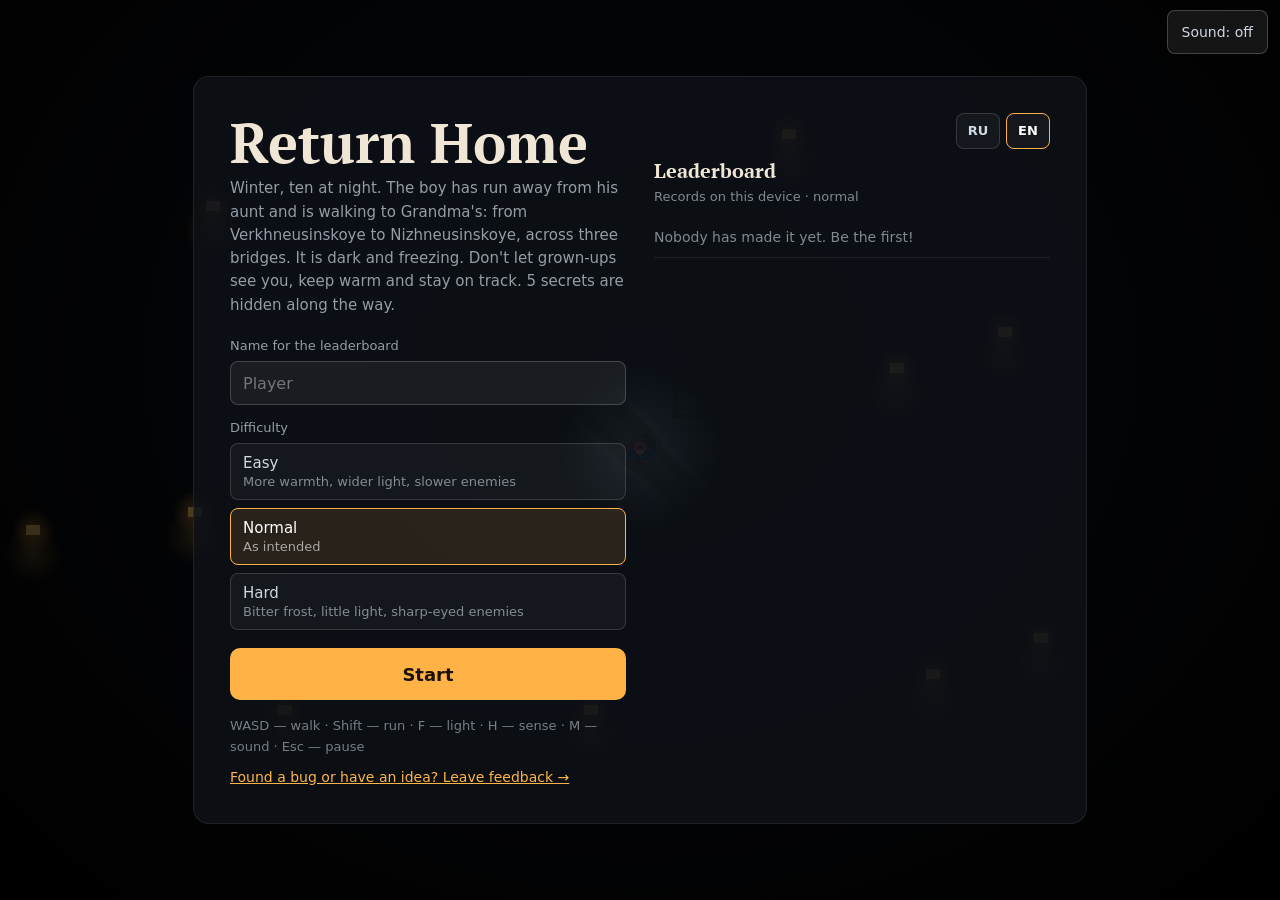
<file: index.html>
<!DOCTYPE html>
<html lang="ru">
<head>
<meta charset="utf-8">
<meta name="viewport" content="width=device-width,initial-scale=1">
<title>Дорога домой · Return Home</title>
<meta name="description" content="Атмосферная браузерная игра: зимняя ночь, полная темнота, путь из Верхнеусинского в Нижнеусинское через три моста.">
<link rel="stylesheet" href="https://fonts.googleapis.com/css2?family=PT+Serif:wght@700&display=swap">
<link rel="stylesheet" href="style.css">
</head>
<body>
<canvas id="c"></canvas>
<div id="hud" hidden></div>
<div id="task"></div>
<button id="snd">Звук: выкл</button>
<div id="msg"></div>
<div id="tip"></div>
<div id="joy"><div id="knob"></div></div>
<button id="runBtn"></button>
<button id="pauseBtn" aria-label="Пауза">II</button>
<button id="lampBtn"></button>
<button id="senseBtn"></button>
<div id="cine"><button id="cineSkip"></button><p id="cineText"></p></div>

<div id="hint" hidden></div>
<div id="menu">
  <div class="card">
    <div>
      <h1 data-t="title"></h1>
      <p class="sub" data-t="story"></p>
      <label for="nick" data-t="nickLabel"></label>
      <input id="nick" maxlength="16" autocomplete="off">
      <label data-t="diffLabel"></label>
      <div class="diffs" id="diffs"></div>
      <button id="resume" class="big" data-t="resume" hidden></button>
      <button id="go" class="big" data-t="start"></button>
      <div class="keys" data-t="keys"></div>
      <a id="fbLink" class="fb-link" href="https://3dendroid.github.io/return-home/feedback.html" target="_blank" rel="noopener" data-t="feedback"></a>
    </div>
    <div>
      <div id="lang"><button data-l="ru">RU</button><button data-l="en">EN</button></div>
      <h2 data-t="board"></h2>
      <div id="src"></div>
      <table id="board"></table>
    </div>
  </div>
</div>
<script src="sounds.js"></script>
<script src="images.js"></script>
<script src="game.js"></script>
</body>
</html>
</file>
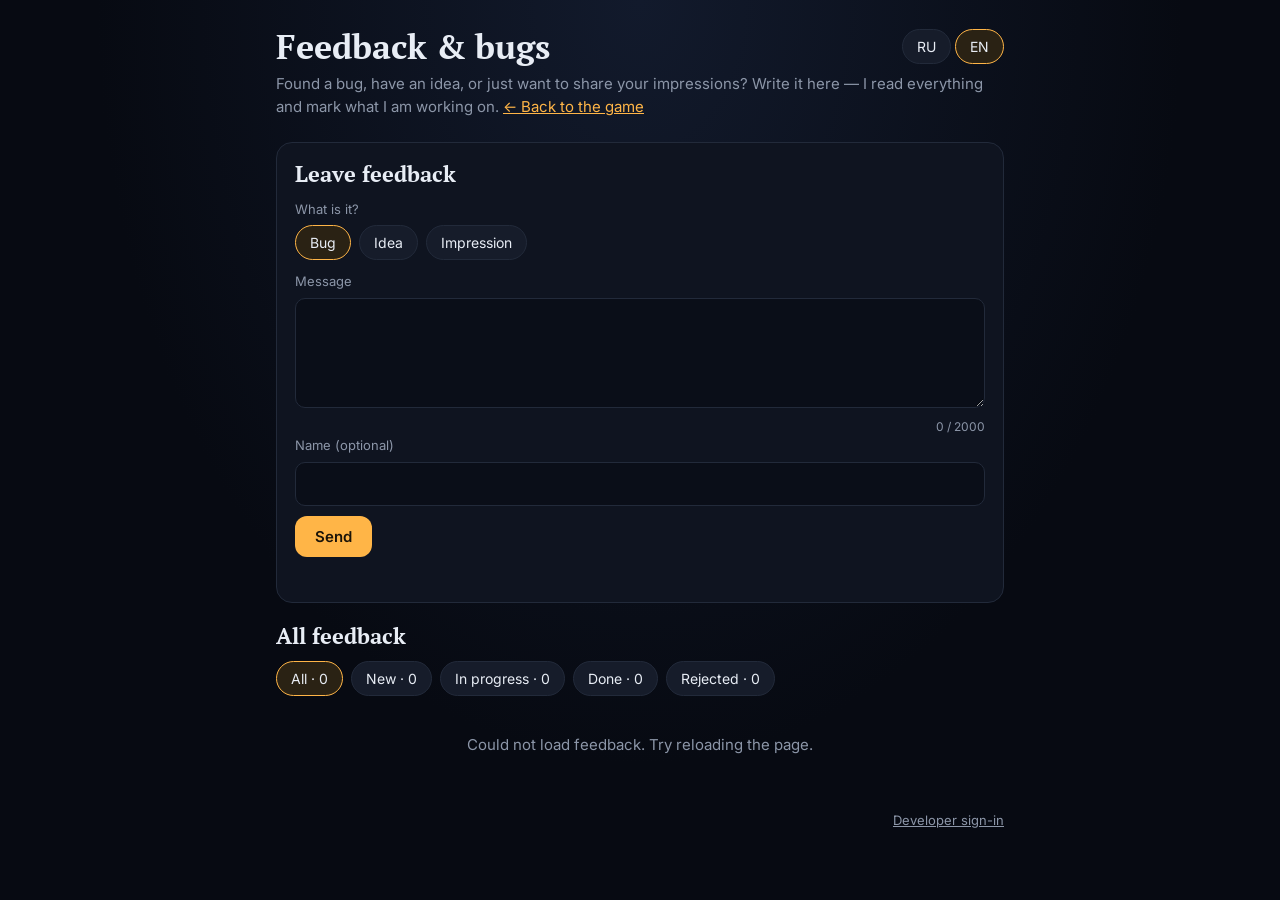
<file: feedback.html>
<!DOCTYPE html>
<html lang="ru">
<head>
<meta charset="utf-8">
<meta name="viewport" content="width=device-width, initial-scale=1">
<title>Return Home — отзывы и баги</title>
<link rel="preconnect" href="https://fonts.googleapis.com">
<link href="https://fonts.googleapis.com/css2?family=PT+Serif:wght@700&family=Inter:wght@400;500;600&display=swap" rel="stylesheet">
<style>
  :root { --bg: #070a12; --card: #0f1420; --line: #222a3a; --text: #e8edf5; --dim: #8c96a8; --accent: #ffb547;
          --bug: #ff6b5e; --idea: #6fb6ff; --impr: #c58bff; --new: #8c96a8; --prog: #ffb547; --done: #5fd38a; --rej: #6b7280; }
  * { box-sizing: border-box; }
  body { margin: 0; background: radial-gradient(ellipse at top, #121a2c, var(--bg) 60%); color: var(--text); font: 15px/1.5 Inter, system-ui, sans-serif; min-height: 100vh; }
  .wrap { max-width: 760px; margin: 0 auto; padding: 28px 16px 60px; }
  header { display: flex; align-items: center; justify-content: space-between; gap: 12px; flex-wrap: wrap; }
  h1 { font: 700 34px/1.1 'PT Serif', Georgia, serif; margin: 0; }
  h2 { font: 700 22px/1.2 'PT Serif', Georgia, serif; margin: 0 0 12px; }
  a { color: var(--accent); }
  .sub { color: var(--dim); margin: 8px 0 24px; }
  .lang button, .pill, .tab { background: #161c2a; color: var(--text); border: 1px solid var(--line); border-radius: 999px; padding: 6px 14px; font: inherit; font-size: 14px; cursor: pointer; }
  .lang button.on, .pill.on, .tab.on { border-color: var(--accent); background: #2a2214; }
  .card { background: var(--card); border: 1px solid var(--line); border-radius: 16px; padding: 18px; margin-bottom: 20px; }
  .row { display: flex; gap: 8px; flex-wrap: wrap; margin-bottom: 12px; }
  label { display: block; color: var(--dim); font-size: 13px; margin: 0 0 6px; }
  textarea, input[type=text], input[type=email], input[type=password], select {
    width: 100%; background: #0a0e18; color: var(--text); border: 1px solid var(--line); border-radius: 10px; padding: 10px 12px; font: inherit; }
  textarea { min-height: 110px; resize: vertical; }
  textarea:focus, input:focus, select:focus { outline: 2px solid #3a3020; border-color: var(--accent); }
  .counter { text-align: right; color: var(--dim); font-size: 12px; margin-top: 4px; }
  .btn { background: var(--accent); color: #1b1408; border: 0; border-radius: 12px; padding: 11px 20px; font: 600 15px Inter, sans-serif; cursor: pointer; }
  .btn:disabled { opacity: .5; cursor: default; }
  .btn.ghost { background: transparent; color: var(--text); border: 1px solid var(--line); }
  .msg { margin-top: 10px; font-size: 14px; min-height: 1.2em; }
  .msg.ok { color: var(--done); } .msg.err { color: var(--bug); }
  .hp { position: absolute; left: -9999px; width: 1px; height: 1px; overflow: hidden; }   /* ловушка для ботов */
  .filters { display: flex; gap: 8px; flex-wrap: wrap; margin-bottom: 14px; }
  .item { background: var(--card); border: 1px solid var(--line); border-radius: 14px; padding: 14px 16px; margin-bottom: 12px; }
  .meta { display: flex; gap: 8px; align-items: center; flex-wrap: wrap; font-size: 13px; color: var(--dim); margin-bottom: 8px; }
  .badge { border-radius: 999px; padding: 2px 10px; font-size: 12px; font-weight: 600; border: 1px solid currentColor; }
  .k-bug { color: var(--bug); } .k-idea { color: var(--idea); } .k-impression { color: var(--impr); }
  .s-new { color: var(--new); } .s-in_progress { color: var(--prog); } .s-done { color: var(--done); } .s-rejected { color: var(--rej); }
  .text { white-space: pre-wrap; word-wrap: break-word; }
  .reply { margin-top: 10px; padding: 10px 12px; border-left: 3px solid var(--accent); background: #161c2a; border-radius: 0 10px 10px 0; white-space: pre-wrap; }
  .reply b { display: block; font-size: 12px; color: var(--accent); margin-bottom: 2px; }
  .admin-edit { margin-top: 12px; padding-top: 12px; border-top: 1px dashed var(--line); display: grid; gap: 8px; }
  .admin-edit .line { display: flex; gap: 8px; align-items: center; }
  .admin-edit select { width: auto; }
  .empty { color: var(--dim); text-align: center; padding: 24px; }
  footer { margin-top: 30px; color: var(--dim); font-size: 13px; display: flex; justify-content: space-between; gap: 12px; flex-wrap: wrap; }
  footer button { background: none; border: 0; color: var(--dim); text-decoration: underline; cursor: pointer; font: inherit; padding: 0; }
  dialog { background: var(--card); color: var(--text); border: 1px solid var(--line); border-radius: 16px; padding: 20px; width: min(380px, 92vw); }
  dialog::backdrop { background: rgba(0,0,0,.6); }
  dialog .line { display: flex; gap: 8px; justify-content: flex-end; margin-top: 12px; }
  .stack > * + * { margin-top: 10px; }
</style>
</head>
<body>
<div class="wrap">
  <header>
    <h1 data-t="title"></h1>
    <div class="lang"><button data-l="ru">RU</button> <button data-l="en">EN</button></div>
  </header>
  <p class="sub"><span data-t="sub"></span> <a href="./" data-t="back"></a></p>

  <section class="card">
    <h2 data-t="formTitle"></h2>
    <form id="form" autocomplete="off">
      <label data-t="kindLabel"></label>
      <div class="row" id="kinds"></div>
      <label for="message" data-t="msgLabel"></label>
      <textarea id="message" maxlength="2000" required></textarea>
      <div class="counter"><span id="count">0</span> / 2000</div>
      <div class="stack">
        <div><label for="author" data-t="nameLabel"></label><input id="author" type="text" maxlength="40"></div>
        <div class="hp" aria-hidden="true"><label for="website">Website</label><input id="website" type="text" tabindex="-1" autocomplete="off"></div>
        <button class="btn" id="send" type="submit" data-t="send"></button>
      </div>
      <div class="msg" id="formMsg" role="status"></div>
    </form>
  </section>

  <section>
    <h2 data-t="listTitle"></h2>
    <div class="filters" id="statusTabs"></div>
    <div id="list"><div class="empty" data-t="loading"></div></div>
  </section>

  <footer>
    <span id="who"></span>
    <span><button id="adminBtn" type="button"></button></span>
  </footer>
</div>

<dialog id="login">
  <form id="loginForm" method="dialog" class="stack">
    <h2 data-t="loginTitle"></h2>
    <div><label for="email">Email</label><input id="email" type="email" required autocomplete="username"></div>
    <div><label for="password" data-t="password"></label><input id="password" type="password" required autocomplete="current-password"></div>
    <div class="msg err" id="loginMsg"></div>
    <div class="line"><button class="btn ghost" type="button" id="loginCancel" data-t="cancel"></button><button class="btn" type="submit" data-t="signIn"></button></div>
  </form>
</dialog>

<script>
{
// Supabase: адрес проекта и публичный ключ (его можно держать в коде страницы — права проверяет сама база, политики RLS)
const SB_URL = 'https://nrhlwdpupbjyymcwhvzk.supabase.co';
const SB_KEY = 'sb_publishable_biRtvkRAMrI0dFcBx-KNFg_ux2eMGDf';
const COOLDOWN = 60 * 1000;                       // не чаще одного отзыва в минуту с одного браузера

const T = {
  ru: { title: 'Отзывы и баги', sub: 'Нашёл баг, есть идея или просто хочешь рассказать о впечатлениях? Пиши — я читаю всё и отмечаю здесь, что взял в работу.',
        back: '← Вернуться в игру', formTitle: 'Оставить отзыв', kindLabel: 'Что это?', msgLabel: 'Сообщение',
        nameLabel: 'Имя (необязательно)', send: 'Отправить', listTitle: 'Все отзывы', loading: 'Загружаю…',
        empty: 'Здесь пока пусто. Будь первым!', loadErr: 'Не удалось загрузить отзывы. Попробуй обновить страницу.',
        sent: 'Спасибо! Отзыв появился в списке ниже.', tooShort: 'Напиши хотя бы пару слов.', wait: 'Подожди немного перед следующим отзывом.',
        tooMany: 'Сейчас слишком много отзывов, попробуй через минуту.', sendErr: 'Не получилось отправить. Попробуй ещё раз.',
        kinds: {bug: 'Баг', idea: 'Идея', impression: 'Впечатление'},
        statuses: {all: 'Все', new: 'Новый', in_progress: 'В работе', done: 'Готово', rejected: 'Отклонено'},
        anon: 'Аноним', reply: 'Ответ разработчика', replyPh: 'Ответ (необязательно)', save: 'Сохранить', saved: 'Сохранено',
        saveErr: 'Не сохранилось. Возможно, сессия истекла — войди снова.',
        admin: 'Вход для разработчика', logout: 'Выйти', adminAs: 'Режим разработчика: ', loginTitle: 'Вход для разработчика',
        password: 'Пароль', cancel: 'Отмена', signIn: 'Войти', loginErr: 'Неверная почта или пароль.' },
  en: { title: 'Feedback & bugs', sub: 'Found a bug, have an idea, or just want to share your impressions? Write it here — I read everything and mark what I am working on.',
        back: '← Back to the game', formTitle: 'Leave feedback', kindLabel: 'What is it?', msgLabel: 'Message',
        nameLabel: 'Name (optional)', send: 'Send', listTitle: 'All feedback', loading: 'Loading…',
        empty: 'Nothing here yet. Be the first!', loadErr: 'Could not load feedback. Try reloading the page.',
        sent: 'Thank you! Your feedback is in the list below.', tooShort: 'Please write at least a few words.', wait: 'Please wait a bit before sending more.',
        tooMany: 'Too many messages right now, try again in a minute.', sendErr: 'Could not send. Please try again.',
        kinds: {bug: 'Bug', idea: 'Idea', impression: 'Impression'},
        statuses: {all: 'All', new: 'New', in_progress: 'In progress', done: 'Done', rejected: 'Rejected'},
        anon: 'Anonymous', reply: 'Developer reply', replyPh: 'Reply (optional)', save: 'Save', saved: 'Saved',
        saveErr: 'Not saved. Your session may have expired — sign in again.',
        admin: 'Developer sign-in', logout: 'Sign out', adminAs: 'Developer mode: ', loginTitle: 'Developer sign-in',
        password: 'Password', cancel: 'Cancel', signIn: 'Sign in', loginErr: 'Wrong email or password.' },
};
const ls = {get: k => { try { return localStorage.getItem(k); } catch (e) { return null; } }, set: (k, v) => { try { localStorage.setItem(k, v); } catch (e) {} }};
const ss = {get: k => { try { return JSON.parse(sessionStorage.getItem(k)); } catch (e) { return null; } },
            set: (k, v) => { try { v === null ? sessionStorage.removeItem(k) : sessionStorage.setItem(k, JSON.stringify(v)); } catch (e) {} }};
let lang = ls.get('tma_lang') || (/^(ru|uk|be|kk)/i.test(navigator.language || '') ? 'ru' : 'en');   // тот же язык, что в игре
const t = k => T[lang][k];
const $ = id => document.getElementById(id);
let kind = 'bug', filter = 'all', items = [], session = ss.get('fb_session');

// --- запросы к Supabase: REST (PostgREST) и Auth без сторонних библиотек
const api = async (path, opts = {}, auth = false) => {
  const headers = {apikey: SB_KEY, 'Content-Type': 'application/json', ...(opts.headers || {})};
  if (auth && session) headers.Authorization = 'Bearer ' + session.access_token;
  const r = await fetch(SB_URL + path, {...opts, headers});
  const body = r.status === 204 ? null : await r.json().catch(() => null);
  if (!r.ok) { const e = new Error((body && (body.message || body.msg || body.error_description)) || r.statusText); e.status = r.status; throw e; }
  return body;
};
const saveSession = d => { session = d ? {access_token: d.access_token, refresh_token: d.refresh_token, expires_at: Date.now() + d.expires_in * 1000, email: d.user && d.user.email} : null; ss.set('fb_session', session); };
const freshSession = async () => {                // токен живёт час — обновляем заранее
  if (!session) return false;
  if (Date.now() < session.expires_at - 60000) return true;
  try { saveSession(await api('/auth/v1/token?grant_type=refresh_token', {method: 'POST', body: JSON.stringify({refresh_token: session.refresh_token})})); return true; }
  catch (e) { saveSession(null); return false; }
};

// --- отрисовка (весь текст от пользователей — только через textContent, без HTML)
const el = (tag, cls, text) => { const n = document.createElement(tag); if (cls) n.className = cls; if (text !== undefined) n.textContent = text; return n; };
const fmtDate = s => new Date(s).toLocaleString(lang === 'ru' ? 'ru-RU' : 'en-GB', {day: 'numeric', month: 'short', year: 'numeric', hour: '2-digit', minute: '2-digit'});
const renderStatic = () => {
  document.documentElement.lang = lang;
  document.querySelectorAll('[data-t]').forEach(n => { n.textContent = t(n.dataset.t); });
  let nick = ''; try { nick = JSON.parse(ls.get('tma_nick')) || ''; } catch (e) {}   // имя игрока из игры — подсказкой в поле
  $('author').placeholder = typeof nick === 'string' ? nick : '';
  document.querySelectorAll('.lang button').forEach(b => b.classList.toggle('on', b.dataset.l === lang));
  const kinds = $('kinds'); kinds.textContent = '';
  for (const k of ['bug', 'idea', 'impression']) {
    const b = el('button', 'pill' + (k === kind ? ' on' : ''), t('kinds')[k]); b.type = 'button';
    b.onclick = () => { kind = k; renderStatic(); }; kinds.append(b);
  }
  const tabs = $('statusTabs'); tabs.textContent = '';
  for (const s of ['all', 'new', 'in_progress', 'done', 'rejected']) {
    const n = s === 'all' ? items.length : items.filter(i => i.status === s).length;
    const b = el('button', 'tab' + (s === filter ? ' on' : ''), `${t('statuses')[s]} · ${n}`); b.type = 'button';
    b.onclick = () => { filter = s; renderStatic(); renderList(); }; tabs.append(b);
  }
  $('adminBtn').textContent = session ? t('logout') : t('admin');
  $('who').textContent = session ? t('adminAs') + session.email : '';
};
const renderList = () => {
  const list = $('list'); list.textContent = '';
  const shown = items.filter(i => filter === 'all' || i.status === filter);
  if (!shown.length) { list.append(el('div', 'empty', t('empty'))); return; }
  for (const i of shown) {
    const card = el('article', 'item'), meta = el('div', 'meta');
    meta.append(el('span', 'badge k-' + i.kind, t('kinds')[i.kind] || i.kind), el('span', 'badge s-' + i.status, t('statuses')[i.status] || i.status),
                el('span', '', `#${i.id} · ${i.author || t('anon')} · ${fmtDate(i.created_at)}`));
    card.append(meta, el('div', 'text', i.message));
    if (i.reply) { const r = el('div', 'reply'); r.append(el('b', '', t('reply')), document.createTextNode(i.reply)); card.append(r); }
    if (session) card.append(adminEditor(i));
    list.append(card);
  }
};
const adminEditor = i => {                        // разработчик: сменить статус и ответить прямо на карточке
  const box = el('div', 'admin-edit'), line = el('div', 'line'), sel = el('select'), rep = el('textarea'), save = el('button', 'btn', t('save')), note = el('span', 'msg');
  for (const s of ['new', 'in_progress', 'done', 'rejected']) { const o = el('option', '', t('statuses')[s]); o.value = s; o.selected = s === i.status; sel.append(o); }
  rep.value = i.reply || ''; rep.placeholder = t('replyPh'); rep.maxLength = 2000; rep.style.minHeight = '60px'; save.type = 'button';
  save.onclick = async () => {
    save.disabled = true; note.className = 'msg'; note.textContent = '';
    try {
      if (!await freshSession()) throw new Error('auth');
      const rows = await api(`/rest/v1/feedback?id=eq.${i.id}`, {method: 'PATCH', headers: {Prefer: 'return=representation'},
        body: JSON.stringify({status: sel.value, reply: rep.value.trim() || null})}, true);
      if (!rows || !rows.length) throw new Error('denied');   // политика не пустила — ни одна строка не изменилась
      Object.assign(i, rows[0]); note.className = 'msg ok'; note.textContent = t('saved');
      setTimeout(() => { renderStatic(); renderList(); }, 600);
    } catch (e) { note.className = 'msg err'; note.textContent = t('saveErr'); if (e.message === 'auth') renderStatic(); }
    save.disabled = false;
  };
  line.append(sel, save, note); box.append(line, rep);
  return box;
};
const load = async () => {
  try { items = await api('/rest/v1/feedback?select=*&order=created_at.desc&limit=500'); }
  catch (e) { $('list').textContent = ''; $('list').append(el('div', 'empty', t('loadErr'))); return; }
  renderStatic(); renderList();
};

// --- отправка отзыва
$('message').addEventListener('input', () => { $('count').textContent = $('message').value.length; });
$('form').addEventListener('submit', async e => {
  e.preventDefault();
  const msg = $('formMsg'), text = $('message').value.trim(), author = $('author').value.trim() || $('author').placeholder.trim();
  msg.className = 'msg';
  if ($('website').value) { $('message').value = ''; $('count').textContent = '0'; msg.className = 'msg ok'; msg.textContent = t('sent'); return; }   // бот заполнил ловушку — делаем вид, что всё хорошо
  if (text.length < 3) { msg.className = 'msg err'; msg.textContent = t('tooShort'); return; }
  const last = +ls.get('fb_last') || 0;
  if (Date.now() - last < COOLDOWN) { msg.className = 'msg err'; msg.textContent = t('wait'); return; }
  $('send').disabled = true;
  try {
    await api('/rest/v1/feedback', {method: 'POST', headers: {Prefer: 'return=minimal'}, body: JSON.stringify({kind, message: text, author: author || null})});
    ls.set('fb_last', String(Date.now())); $('message').value = ''; $('count').textContent = '0';
    msg.className = 'msg ok'; msg.textContent = t('sent'); filter = 'all'; await load();
  } catch (err) {
    msg.className = 'msg err'; msg.textContent = /too many/i.test(err.message) ? t('tooMany') : t('sendErr');
  }
  $('send').disabled = false;
});

// --- вход и выход разработчика
$('adminBtn').onclick = () => { if (session) { saveSession(null); renderStatic(); renderList(); } else { $('loginMsg').textContent = ''; $('login').showModal(); } };
$('loginCancel').onclick = () => $('login').close();
$('loginForm').addEventListener('submit', async e => {
  e.preventDefault();
  try {
    saveSession(await api('/auth/v1/token?grant_type=password', {method: 'POST', body: JSON.stringify({email: $('email').value.trim(), password: $('password').value})}));
    $('password').value = ''; $('login').close(); renderStatic(); renderList();
  } catch (err) { $('loginMsg').textContent = t('loginErr'); }
});

document.querySelectorAll('.lang button').forEach(b => b.onclick = () => { lang = b.dataset.l; ls.set('tma_lang', lang); renderStatic(); renderList(); });
renderStatic(); freshSession().then(load);
}
</script>
</body>
</html>
</file>
<file: style.css>
/* VOICE: тихо, холодно, страшно
   IDEA: зимняя ночь, видишь только то, что в круге света
   PICTURE: сама игра на весь экран
   COLOUR and TYPE: чёрный, холодный снег, тёплый свет окон; системный шрифт
   LAYOUT: холст на весь экран, счётчик и тепло сверху, подсказка снизу */
html,body{margin:0;height:100%;background:#000;overflow:hidden;color:#cfd8e3;font:14px/1.4 system-ui,sans-serif}
canvas{display:block;width:100%;height:100%;touch-action:none}
#hud{position:fixed;left:14px;top:12px;max-width:calc(100vw - 150px);font-size:15px;opacity:.85;pointer-events:none}
.warm{display:flex;align-items:center;gap:8px;margin-top:6px;font-size:13px}.warm b{font-weight:500;min-width:4.5em}
.bar{width:140px;height:6px;background:rgba(255,255,255,.15);border-radius:3px;overflow:hidden}
.bar i{display:block;height:100%;border-radius:3px}
#snd{position:fixed;right:12px;top:10px;min-height:44px;padding:0 14px;background:rgba(255,255,255,.08);color:#cfd8e3;border:1px solid rgba(255,255,255,.2);border-radius:8px;font:14px system-ui,sans-serif;cursor:pointer}
#snd{z-index:5}
#lang{display:flex;gap:6px;justify-content:flex-end;margin-bottom:8px}
#lang button{min-height:36px;min-width:44px;padding:0 10px;color:#cfd8e3;background:rgba(255,255,255,.04);border:1px solid rgba(255,255,255,.14);border-radius:8px;font:600 13px system-ui,sans-serif;cursor:pointer}
#lang button[aria-pressed=true]{border-color:#ffb347;color:#fff}
.card{position:relative}
.sub{line-height:1.55}
#snd:focus-visible{outline:2px solid #ffcc66}
#hint{position:fixed;left:0;right:0;bottom:14px;text-align:center;opacity:.55;pointer-events:none;padding:0 12px}
#msg b{display:block;font-size:36px;font-weight:600;margin-bottom:6px}
#msg em{display:block;font-style:normal;color:#ffcc66;margin-top:6px}
.fb-link{display:inline-block;margin-top:10px;color:#ffb547;font-size:14px}
#tip{position:fixed;left:50%;bottom:64px;transform:translate(-50%,8px);max-width:min(520px,calc(100% - 32px));background:rgba(12,16,26,.82);border:1px solid rgba(255,204,102,.35);border-radius:12px;padding:10px 16px;font-size:16px;line-height:1.35;text-align:center;color:#eef2f7;pointer-events:none;opacity:0;transition:opacity .5s,transform .5s;z-index:5}
#tip.on{opacity:1;transform:translate(-50%,0)}
#tip b{display:block;font-size:12px;letter-spacing:.08em;text-transform:uppercase;color:#ffcc66;margin-bottom:2px}
body.touch #tip{bottom:auto;top:200px;left:12px;right:12px;max-width:none;transform:translateY(8px);font-size:14px;padding:8px 12px}
body.touch #tip.on{transform:none}
body.touch #tip b{font-size:11px}
#msg{position:fixed;inset:0;display:grid;place-items:center;text-align:center;font-size:22px;pointer-events:none;opacity:0;transition:opacity .6s;padding:140px 16px 70px;grid-template-columns:min(560px,100%);justify-content:center;text-wrap:balance}   /* сверху отступ — не налезает на задание */
#menu{position:fixed;inset:0;display:grid;place-items:center;padding:16px;background:radial-gradient(ellipse at 50% 40%,rgba(10,14,20,.55),rgba(0,0,0,.88));overflow:auto}
#menu[hidden],#hud[hidden],#hint[hidden]{display:none}
.card{width:min(820px,100%);display:grid;grid-template-columns:minmax(0,1fr) minmax(0,1fr);gap:28px;padding:clamp(20px,4vw,36px);background:rgba(14,18,24,.82);border:1px solid rgba(255,255,255,.08);border-radius:16px}
.card h1{margin:0;font:600 clamp(40px,7vw,56px)/1.05 'PT Serif',Georgia,serif;color:#f0e6d6}
.sub{margin:6px 0 20px;opacity:.7;font-size:15px}
.card label{display:block;font-size:13px;opacity:.7;margin:14px 0 6px}
#nick{box-sizing:border-box;display:block;width:100%;min-height:44px;padding:0 12px;font:16px system-ui,sans-serif;color:#e8eef5;background:rgba(255,255,255,.06);border:1px solid rgba(255,255,255,.18);border-radius:8px}
.diffs{display:grid;gap:8px}
.diffs button{text-align:left;min-height:44px;padding:10px 12px;color:#cfd8e3;background:rgba(255,255,255,.04);border:1px solid rgba(255,255,255,.14);border-radius:8px;font:15px system-ui,sans-serif;cursor:pointer}
.diffs button small{display:block;opacity:.6;font-size:13px;margin-top:2px}
.diffs button[aria-pressed=true]{border-color:#ffb347;background:rgba(255,179,71,.12);color:#fff}
#resume[hidden]{display:none}
.big{margin-top:18px;width:100%;min-height:52px;font:600 18px system-ui,sans-serif;color:#1a1206;background:#ffb347;border:0;border-radius:10px;cursor:pointer}
.big:hover{background:#ffc46b}
.big.ghost{margin-top:10px;min-height:44px;font-size:16px;color:#cfd8e3;background:transparent;border:1px solid rgba(255,255,255,.25)}
.big.ghost:hover{background:rgba(255,255,255,.06)}
button:focus-visible,#nick:focus-visible{outline:2px solid #ffcc66;outline-offset:2px}
.card h2{margin:0 0 4px;font:600 20px 'PT Serif',Georgia,serif;color:#f0e6d6}
#src{font-size:13px;opacity:.6;margin-bottom:12px}
#board{width:100%;border-collapse:collapse;font-size:15px}
#board td{padding:7px 4px;border-bottom:1px solid rgba(255,255,255,.07)}
#board td:first-child{width:2em;opacity:.6}
#board td:last-child{text-align:right;font-variant-numeric:tabular-nums;white-space:nowrap}
#board tr.me td{color:#ffcc66}
#board td.empty{opacity:.6;font-size:14px;padding:10px 0;text-align:left;white-space:normal}
.keys{margin-top:16px;font-size:13px;opacity:.55;line-height:1.6}
@media(max-width:640px){.card{grid-template-columns:minmax(0,1fr)}}

/* телефон: экранный стик, кнопка бега и паузы */
#joy,#runBtn,#pauseBtn{display:none}
body.touch.playing #joy{display:block;position:fixed;left:max(20px,env(safe-area-inset-left));bottom:max(28px,env(safe-area-inset-bottom));width:140px;height:140px;border-radius:50%;background:rgba(255,255,255,.07);border:2px solid rgba(255,255,255,.18);touch-action:none;z-index:4}
#knob{position:absolute;left:50%;top:50%;width:60px;height:60px;margin:-30px 0 0 -30px;border-radius:50%;background:rgba(255,255,255,.22);border:2px solid rgba(255,255,255,.4);pointer-events:none}
body.touch.playing #runBtn{display:grid;place-items:center;position:fixed;right:max(24px,env(safe-area-inset-right));bottom:max(46px,env(safe-area-inset-bottom));width:96px;height:96px;border-radius:50%;background:rgba(255,179,71,.16);border:2px solid rgba(255,179,71,.55);color:#ffd9a0;font:600 17px system-ui,sans-serif;touch-action:none;z-index:4;-webkit-user-select:none;user-select:none}
#runBtn.on{background:rgba(255,179,71,.45);color:#fff}
body.playing #pauseBtn{display:grid;place-items:center;position:fixed;right:12px;top:10px;cursor:pointer;width:48px;height:44px;background:rgba(255,255,255,.08);color:#cfd8e3;border:1px solid rgba(255,255,255,.2);border-radius:8px;font:700 15px system-ui,sans-serif;z-index:5}
body.touch #hint{display:none}

/* задание — справа сверху, под кнопкой звука */
#task{position:fixed;right:12px;top:64px;max-width:calc(100vw - 24px);white-space:nowrap;padding:10px 12px;font-size:14px;line-height:1.4;color:#e8eef5;background:rgba(10,14,20,.6);border:1px solid rgba(255,255,255,.12);border-radius:10px;pointer-events:none;text-align:right}
#task b{display:block;font-size:12px;font-weight:600;color:#ffcc66;margin-bottom:2px}
body:not(.playing) #task{display:none}
body.touch #task{font-size:13px}
body.playing #snd{right:68px}   /* в игре: звук и пауза рядом, задание под ними */
@media(max-width:600px){#task{top:86px}}   /* на телефоне — ниже полоски тепла */
body.touch #msg{padding-bottom:250px}   /* сообщения не заходят на джойстик и кнопки */
@media(max-width:400px){#task{white-space:normal;max-width:200px}}

/* заставки */
#cine{display:none;position:fixed;inset:0;z-index:8;cursor:pointer}
body.cine #cine{display:block}
body.cine #hud,body.cine #task,body.cine #hint,body.cine #joy,body.cine #runBtn,body.cine #pauseBtn,body.cine #lampBtn,body.cine #senseBtn,body.cine #snd{display:none!important}
#cineText{position:absolute;left:50%;bottom:max(48px,8vh);transform:translateX(-50%);width:min(680px,calc(100vw - 32px));margin:0;text-align:center;font:500 clamp(18px,2.6vw,26px)/1.4 'PT Serif',Georgia,serif;color:#f3ead8;text-shadow:0 2px 12px rgba(0,0,0,.8);background:rgba(8,10,16,.55);padding:10px 18px;border-radius:12px;box-sizing:border-box;transition:opacity .3s;text-wrap:balance}
@media (min-aspect-ratio:5/4){#cineText{bottom:auto;top:max(20px,3vh);width:min(620px,calc(100vw - 260px))}#cineText.low{left:max(20px,2vw);transform:none;width:min(420px,40vw)}}   /* горизонтальный экран: подпись сверху, не закрывает героев */
#cineSkip{position:absolute;right:14px;top:12px;min-height:44px;padding:0 16px;background:rgba(0,0,0,.35);color:#e8eef5;border:1px solid rgba(255,255,255,.25);border-radius:8px;font:14px system-ui,sans-serif;cursor:pointer}
/* телефон: фонарь, чутьё — колонкой над кнопкой бега */
#lampBtn,#senseBtn{display:none}
body.touch.playing #lampBtn,body.touch.playing #senseBtn{display:grid;place-items:center;position:fixed;right:max(36px,env(safe-area-inset-right));width:72px;height:52px;border-radius:14px;background:rgba(255,255,255,.08);border:1px solid rgba(255,255,255,.25);color:#e8eef5;font:600 13px system-ui,sans-serif;touch-action:none;z-index:4;-webkit-user-select:none;user-select:none}
body.touch.playing #lampBtn{bottom:158px}
body.touch.playing #senseBtn{bottom:218px}
#lampBtn.on{background:rgba(120,170,230,.35);border-color:rgba(160,200,255,.6)}
</file>
